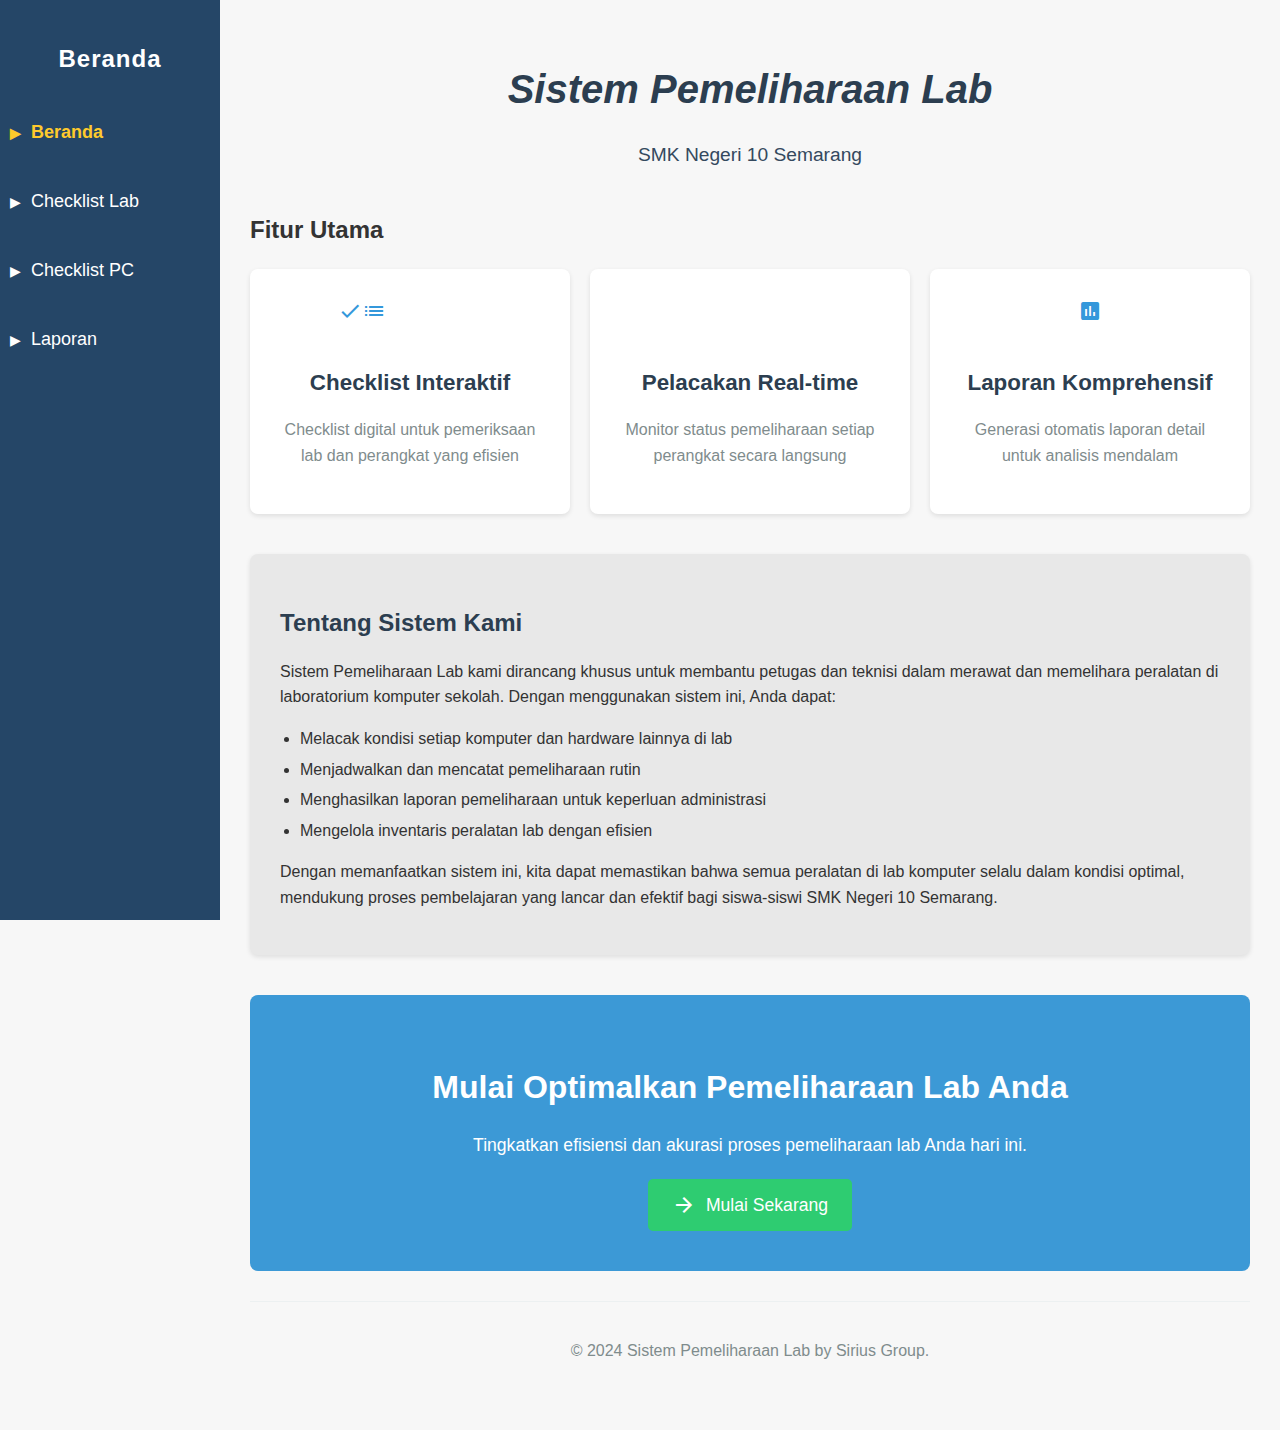
<file: index.html>
<!DOCTYPE html>
<html lang="id">
<head>
    <meta charset="UTF-8">
    <meta name="viewport" content="width=device-width, initial-scale=1.0">
    <title>Sistem Pemeliharaan Lab</title>
    <link rel="stylesheet" href="./assets/css/sidebar.css">
    <link rel="stylesheet" href="./assets/css/idx_style.css">
    <link href="https://fonts.googleapis.com/icon?family=Material+Icons" rel="stylesheet">
</head>
<body>
    <div class="container">
        <div class="sidebar">
            <h2>Beranda</h2>
            <ul>
                <li class="active"><a href="index.html">Beranda</a></li>
                <li><a href="checklist_lab.html">Checklist Lab</a></li>
                <li><a href="checklist_pc.html">Checklist PC</a></li>
                <li><a href="report.html">Laporan</a></li>
            </ul>
        </div>
        
        <div class="main-content">
            <header>
                <h1><i>Sistem Pemeliharaan Lab</i></h1>
                <p class="tagline">SMK Negeri 10 Semarang</p>
            </header>

            <section class="features">
                <h2>Fitur Utama</h2>
                <div class="feature-grid">
                    <div class="feature-card">
                        <span class="material-icons feature-icon">checklist_rtl</span>
                        <h3>Checklist Interaktif</h3>
                        <p>Checklist digital untuk pemeriksaan lab dan perangkat yang efisien</p>
                    </div>
                    <div class="feature-card">
                        <span class="material-icons feature-icon">monitor</span>
                        <h3>Pelacakan Real-time</h3>
                        <p>Monitor status pemeliharaan setiap perangkat secara langsung</p>
                    </div>
                    <div class="feature-card">
                        <span class="material-icons feature-icon">assessment</span>
                        <h3>Laporan Komprehensif</h3>
                        <p>Generasi otomatis laporan detail untuk analisis mendalam</p>
                    </div>
                </div>
            </section>

            <section class="description">
                <h2>Tentang Sistem Kami</h2>
                <p>Sistem Pemeliharaan Lab kami dirancang khusus untuk membantu petugas dan teknisi dalam merawat dan memelihara peralatan di laboratorium komputer sekolah. Dengan menggunakan sistem ini, Anda dapat:</p>
                <ul>
                    <li>Melacak kondisi setiap komputer dan hardware lainnya di lab</li>
                    <li>Menjadwalkan dan mencatat pemeliharaan rutin</li>
                    <li>Menghasilkan laporan pemeliharaan untuk keperluan administrasi</li>
                    <li>Mengelola inventaris peralatan lab dengan efisien</li>
                </ul>
                <p>Dengan memanfaatkan sistem ini, kita dapat memastikan bahwa semua peralatan di lab komputer selalu dalam kondisi optimal, mendukung proses pembelajaran yang lancar dan efektif bagi siswa-siswi SMK Negeri 10 Semarang.</p>
            </section>

            <section class="cta">
                <h2>Mulai Optimalkan Pemeliharaan Lab Anda</h2>
                <p>Tingkatkan efisiensi dan akurasi proses pemeliharaan lab Anda hari ini.</p>
                <a href="checklist_lab.html" class="cta-button">
                    <span class="material-icons">arrow_forward</span>
                    Mulai Sekarang
                </a>
            </section>

            <footer>
                <p>&copy; 2024 Sistem Pemeliharaan Lab by Sirius Group.</p>
            </footer>
        </div>
    </div>
</body>
</html>
</file>
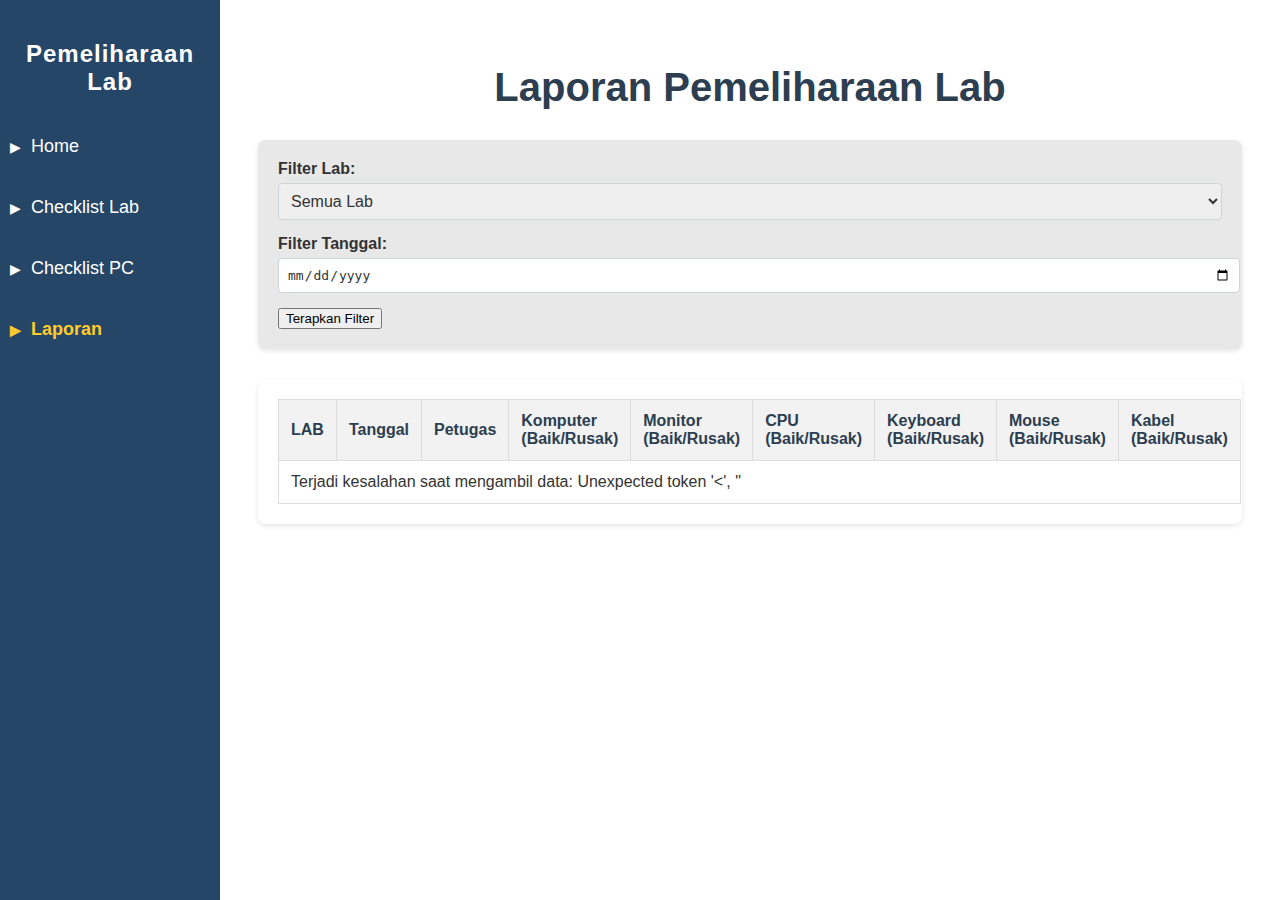
<file: report_pc.html>
<!DOCTYPE html>
<html lang="id">
<head>
    <meta charset="UTF-8">
    <meta name="viewport" content="width=device-width, initial-scale=1.0">
    <title>Laporan Pemeliharaan Lab</title>
    <link rel="stylesheet" href="./assets/css/sidebar.css">
    <link rel="stylesheet" href="./assets/css/report_style.css">
    <link href="https://fonts.googleapis.com/icon?family=Material+Icons" rel="stylesheet">
</head>
<body>
    <div class="container">
        <div class="sidebar">
            <h2>Pemeliharaan Lab</h2>
            <ul>
                <li><a href="index.html">Home</a></li>
                <li><a href="checklist_lab.html">Checklist Lab</a></li>
                <li><a href="checklist_pc.html">Checklist PC</a></li>
                <li class="active"><a href="report.html">Laporan</a></li>
            </ul>
        </div>
        
        <div class="main-content">
            <header>
                <h1>Laporan Pemeliharaan Lab</h1>
            </header>

            <section class="report-filters">
                <label for="lab-filter">Filter Lab:</label>
                <select id="lab-filter">
                    <option value="">Semua Lab</option>
                </select>
                
                <label for="date-filter">Filter Tanggal:</label>
                <input type="date" id="date-filter">
                
                <button id="apply-filters">Terapkan Filter</button>
            </section>

            <section class="report-table">
                <table id="report-data">
                    <thead>
                        <tr>
                            <th>LAB</th>
                            <th>Tanggal</th>
                            <th>Petugas</th>
                            <th>Komputer (Baik/Rusak)</th>
                            <th>Monitor (Baik/Rusak)</th>
                            <th>CPU (Baik/Rusak)</th>
                            <th>Keyboard (Baik/Rusak)</th>
                            <th>Mouse (Baik/Rusak)</th>
                            <th>Kabel (Baik/Rusak)</th>
                        </tr>
                    </thead>
                    <tbody>
                        <!-- Jawa Script yang isi -->
                    </tbody>
                </table>
            </section>
        </div>
    </div>

    <script src="./assets/js/report.js"></script>
</body>
</html>
</file>
<file: assets/css/sidebar.css>
/* sidebar.css */

.sidebar {
    font-family: Arial, sans-serif;
    height: 100vh;
    width: 220px;
    position: fixed;
    top: 0;
    left: 0;
    background-color: #254667;
    padding-top: 20px;
    transition: transform 0.3s ease;
    z-index: 1000;
}

.sidebar h2 {
    color: white;
    text-align: center;
    font-size: 24px;
    margin-bottom: 30px;
    letter-spacing: 1px;
}

.sidebar ul {
    list-style-type: none;
    padding: 0;
    margin: 0;
}

.sidebar ul li {
    margin-bottom: 20px;
    text-align: left;
    padding: 10px;
    border-radius: 8px;
    transition: background-color 0.3s ease, padding-left 0.3s ease;
}

.sidebar ul li:hover {
    background-color: #2c76c1;
    padding-left: 25px;
}

.sidebar ul li a {
    text-decoration: none;
    color: white;
    font-size: 18px;
    display: block;
    transition: color 0.3s ease;
}

.sidebar ul li a:hover {
    color: #ffca2c;
}

.sidebar ul li.active a {
    color: #ffca2c;
    font-weight: bold;
}

.sidebar ul li a::before {
    content: "▶";
    display: inline-block;
    margin-right: 10px;
    font-size: 14px;
    vertical-align: middle;
    transition: transform 0.3s ease;
}

.sidebar ul li:hover a::before {
    transform: translateX(5px);
}

/* Responsive design for sidebar */
@media (max-width: 768px) {
    .sidebar {
        transform: translateX(-100%);
    }

    .sidebar.active {
        transform: translateX(0);
    }

    /* Optional: Add a toggle button for mobile */
    .sidebar-toggle {
        display: block;
        position: fixed;
        top: 10px;
        left: 10px;
        z-index: 1001;
        background: #343a40;
        color: white;
        border: none;
        padding: 10px;
        border-radius: 5px;
    }
}
</file>
<file: assets/css/idx_style.css>
/* idx_style.css */

body {
    font-family: Arial, sans-serif;
    line-height: 1.6;
    color: #333;
    margin: 0;
    padding: 0;
    background-color: #f7f7f7;
}

.container {
    display: flex;
}

.main-content {
    flex-grow: 1;
    padding: 30px;
    margin-left: 220px; /* Sesuaikan dengan lebar sidebar */
    transition: margin-left 0.3s ease;
}

header {
    text-align: center;
    margin-bottom: 40px;
}

h1 {
    color: #2c3e50;
    font-size: 2.5em;
    margin-bottom: 10px;
}

.tagline {
    color: #34495e;
    font-size: 1.2em;
}

.description {
    background-color: #e8e8e8;
    border-radius: 8px;
    padding: 30px;
    margin-bottom: 40px;
    box-shadow: 0 2px 5px rgba(0, 0, 0, 0.1);
}

.description h2 {
    color: #2c3e50;
    margin-bottom: 15px;
}

.description p {
    margin-bottom: 15px;
}

.description ul {
    padding-left: 20px;
    margin-bottom: 15px;
}

.description li {
    margin-bottom: 5px;
}

.features {
    margin-bottom: 40px;
}

.feature-grid {
    display: grid;
    grid-template-columns: repeat(auto-fit, minmax(250px, 1fr));
    gap: 20px;
}

.feature-card {
    background-color: #ffffff;
    border-radius: 8px;
    padding: 30px;
    text-align: center;
    transition: transform 0.3s ease, box-shadow 0.3s ease;
    box-shadow: 0 2px 5px rgba(0, 0, 0, 0.1);
}

.feature-card:hover {
    transform: translateY(-5px);
    box-shadow: 0 4px 10px rgba(0, 0, 0, 0.2);
}

.feature-icon {
    font-size: 72px;
    color: #3498db;
    margin-bottom: 20px;
}

.feature-card h3 {
    color: #2c3e50;
    margin-bottom: 10px;
    font-size: 1.4em;
}

.feature-card p {
    color: #7f8c8d;
}

.cta {
    background-color: #3c99d6;
    color: #ffffff;
    text-align: center;
    padding: 40px;
    border-radius: 8px;
    margin-bottom: 30px;
}

.cta h2 {
    font-size: 2em;
    margin-bottom: 15px;
}

.cta p {
    margin-bottom: 20px;
    font-size: 1.1em;
}

.cta-button {
    display: inline-flex;
    align-items: center;
    background-color: #2ecc71;
    color: white;
    padding: 12px 24px;
    text-decoration: none;
    border-radius: 5px;
    font-size: 1.1em;
    transition: background-color 0.3s ease, transform 0.3s ease;
}

.cta-button:hover {
    background-color: #27ae60;
    transform: scale(1.05);
}

.cta-button .material-icons {
    font-size: 24px;
    margin-right: 10px;
}

footer {
    text-align: center;
    color: #7f8c8d;
    margin-top: 30px;
    padding: 20px 0;
    border-top: 1px solid #ecf0f1;
}

/* Responsive design */
@media (max-width: 768px) {
    .main-content {
        margin-left: 0;
        padding: 20px;
    }

    .feature-grid {
        grid-template-columns: 1fr;
    }

    .cta {
        padding: 30px 20px;
    }

    .feature-icon {
        font-size: 60px;
    }

    h1 {
        font-size: 2em;
    }

    .cta h2 {
        font-size: 1.8em;
    }
}
</file>
<file: assets/css/report_style.css>
.main-content {
    font-family: Arial, sans-serif;
    margin-left: 220px; /* Disesuaikan dengan lebar sidebar */
    padding: 30px;
    transition: margin-left 0.3s ease;
}

header {
    margin-bottom: 30px;
    text-align: center;
}

h1 {
    color: #2c3e50;
    font-size: 2.5em;
}

.report-filters {
    background-color: #e8e8e8;
    padding: 20px;
    border-radius: 8px;
    margin-bottom: 30px;
    box-shadow: 0 2px 5px rgba(0, 0, 0, 0.1);
}

label {
    display: block;
    margin-bottom: 5px;
    font-weight: bold;
    color: #333;
}

select, input[type="date"] {
    width: 100%;
    padding: 8px;
    border: 1px solid #ced4da;
    border-radius: 4px;
    margin-bottom: 15px;
    font-size: 1em;
    color: #333;
}

.filter-button {
    background-color: #3498db;
    color: white;
    padding: 10px 20px;
    border: none;
    border-radius: 4px;
    cursor: pointer;
    font-size: 1em;
    transition: background-color 0.3s ease, transform 0.3s ease;
}

.filter-button:hover {
    background-color: #2980b9;
    transform: scale(1.05);
}

.report-table {
    background-color: #ffffff;
    padding: 20px;
    border-radius: 8px;
    box-shadow: 0 2px 5px rgba(0, 0, 0, 0.1);
    overflow-x: auto;
    margin-bottom: 30px;
}

table {
    width: 100%;
    border-collapse: collapse;
    font-size: 1em;
    color: #333;
}

th, td {
    border: 1px solid #ddd;
    padding: 12px;
    text-align: left;
}

th {
    background-color: #f2f2f2;
    font-weight: bold;
    color: #2c3e50;
}

tr:nth-child(even) {
    background-color: #f8f9fa;
}

@media (max-width: 768px) {
    .main-content {
        margin-left: 0;
        padding: 20px;
    }
}
</file>
